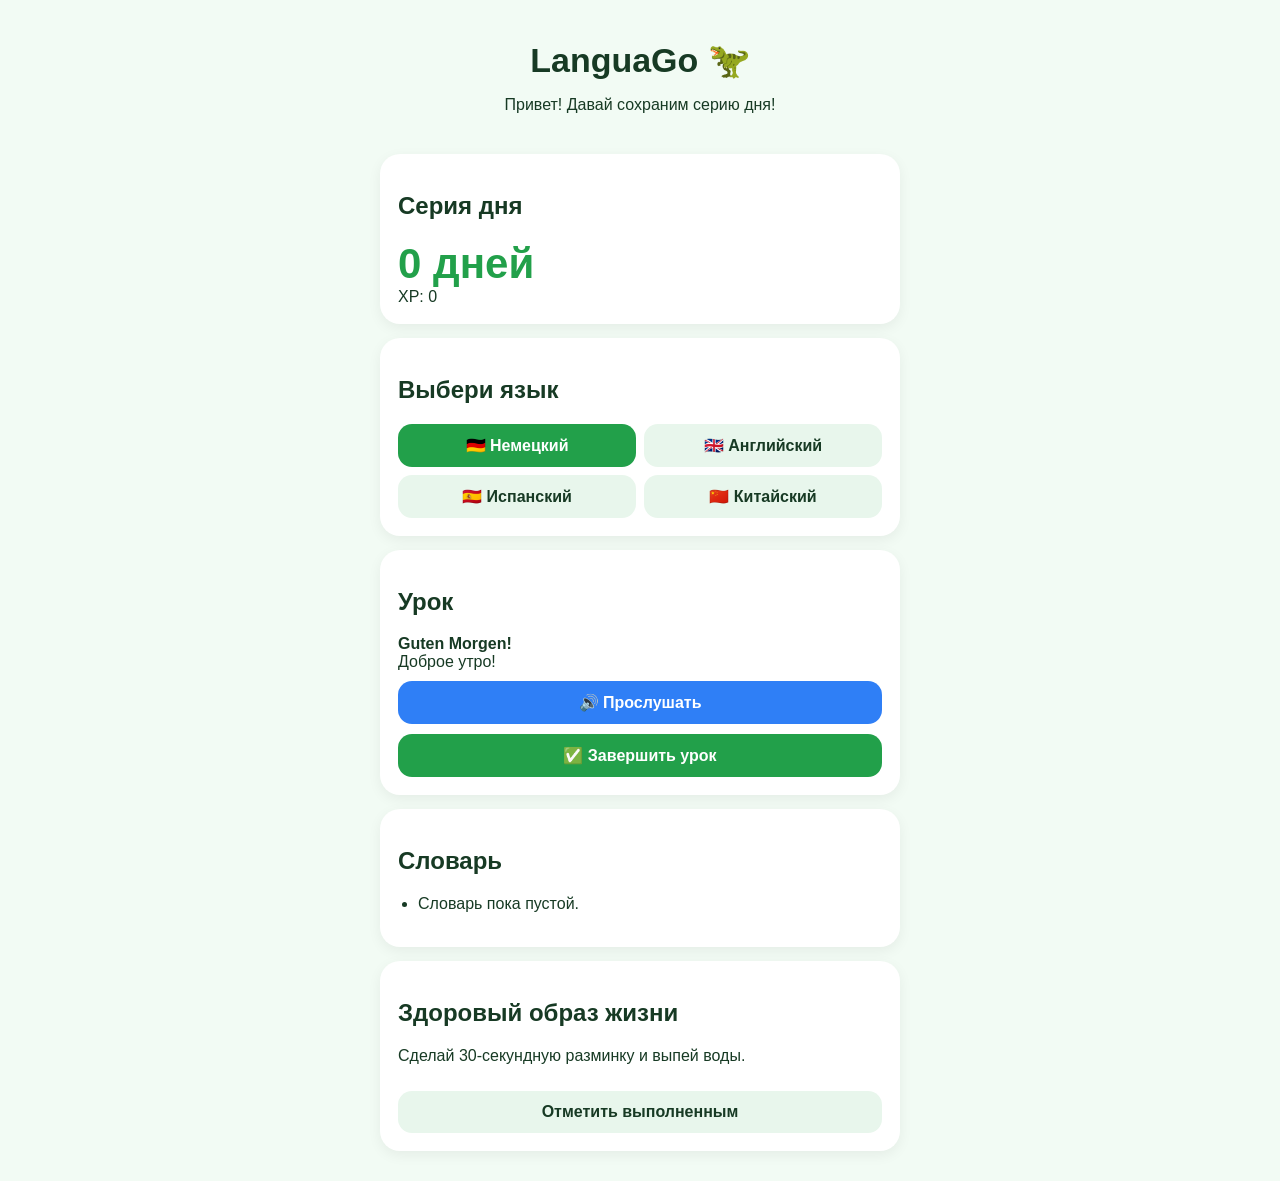
<file: index.html>
<!doctype html>
<html lang="ru">
<head>
<meta charset="utf-8">
<meta name="viewport" content="width=device-width, initial-scale=1">
<title>LanguaGo</title>
<link rel="stylesheet" href="styles.css">
</head>
<body>
<main>
  <header>
    <h1>LanguaGo 🦖</h1>
    <p id="dino">Привет! Давай сохраним серию дня!</p>
  </header>
  <section class="card">
    <h2>Серия дня</h2>
    <div id="streak">0 дней</div>
    <div id="xp">XP: 0</div>
  </section>
  <section class="card">
    <h2>Выбери язык</h2>
    <div id="languages"></div>
  </section>
  <section class="card">
    <h2>Урок</h2>
    <div id="lesson"></div>
    <button id="speak">🔊 Прослушать</button>
    <button id="complete">✅ Завершить урок</button>
  </section>
  <section class="card">
    <h2>Словарь</h2>
    <ul id="dictionary"></ul>
  </section>
  <section class="card">
    <h2>Здоровый образ жизни</h2>
    <p>Сделай 30-секундную разминку и выпей воды.</p>
    <button id="health">Отметить выполненным</button>
  </section>
</main>
<script src="app.js"></script>
</body>
</html>
</file>
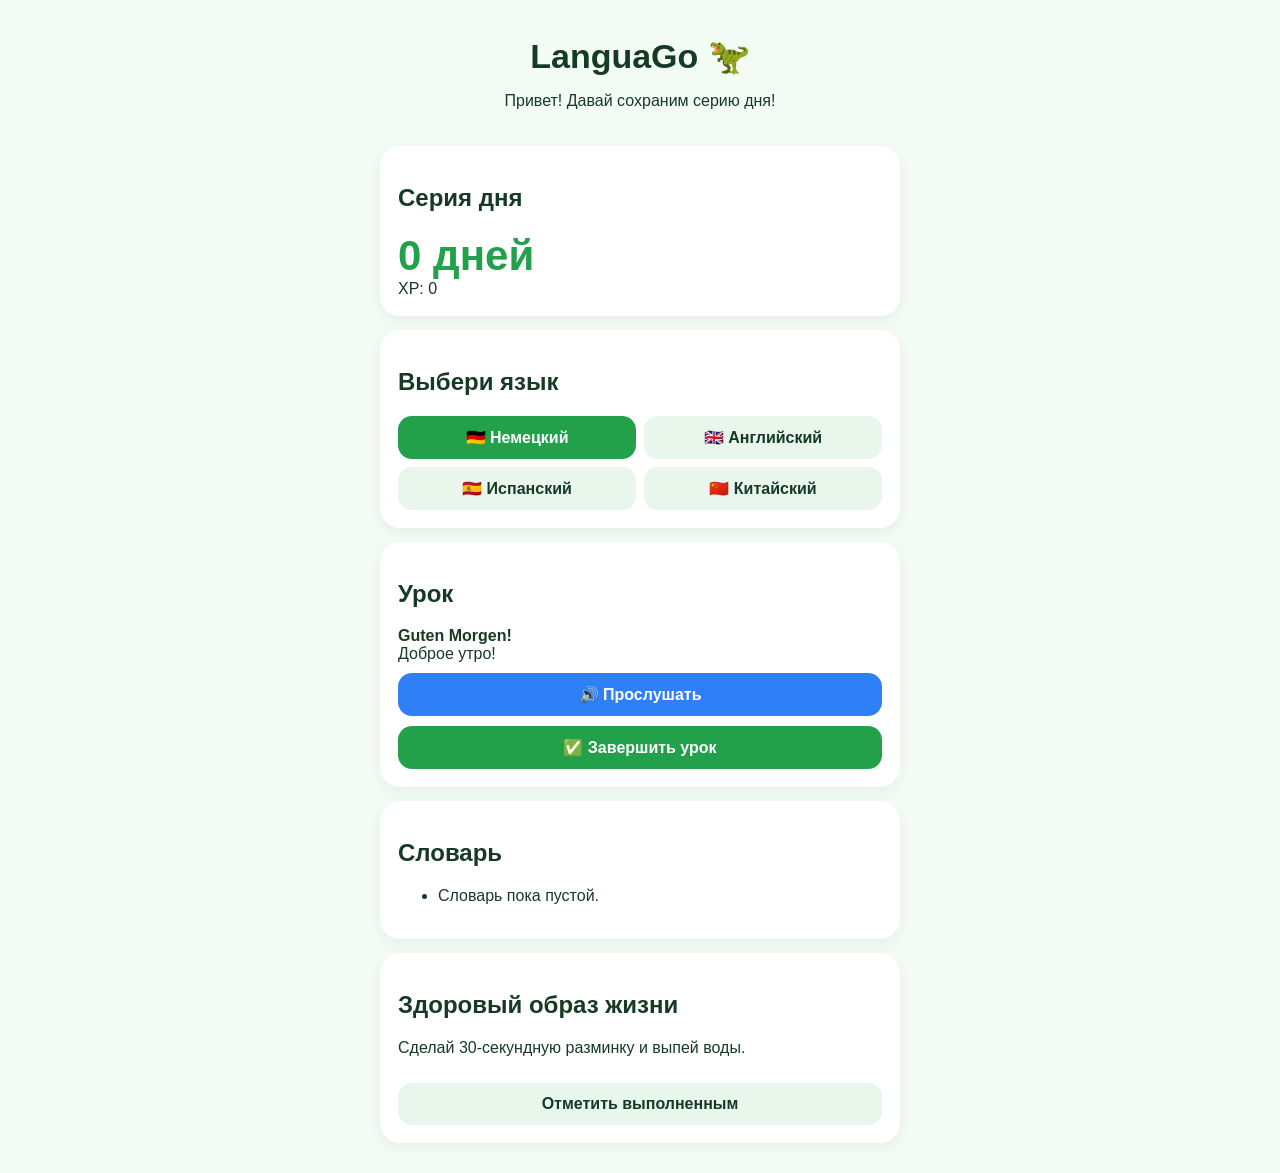
<file: languago.html>
<!doctype html>
<html lang="ru">
<head>
<meta charset="utf-8">
<meta name="viewport" content="width=device-width,initial-scale=1">
<title>LanguaGo</title>
<style>
body{margin:0;font-family:-apple-system,BlinkMacSystemFont,sans-serif;background:#f2fbf4;color:#173a24}
main{max-width:520px;margin:auto;padding:16px}
header{text-align:center;padding:20px 0}
h1{margin:0;font-size:34px}
.card{background:#fff;border-radius:20px;padding:18px;margin-bottom:14px;box-shadow:0 4px 14px rgba(0,0,0,.06)}
#streak{font-size:42px;font-weight:800;color:#22a04a}
#languages{display:grid;grid-template-columns:1fr 1fr;gap:8px}
button{border:0;border-radius:14px;padding:12px;font-size:16px;font-weight:600;cursor:pointer;background:#e8f6ec;color:#173a24;width:100%}
button.active{background:#22a04a;color:#fff}
#speak{background:#2f7ff6;color:#fff;margin-top:10px}
#complete{background:#22a04a;color:#fff;margin-top:10px}
#health{margin-top:10px}
</style>
</head>
<body>
<main>
<header><h1>LanguaGo 🦖</h1><p id="dino">Привет! Давай сохраним серию дня!</p></header>
<section class="card"><h2>Серия дня</h2><div id="streak">0 дней</div><div id="xp">XP: 0</div></section>
<section class="card"><h2>Выбери язык</h2><div id="languages"></div></section>
<section class="card"><h2>Урок</h2><div id="lesson"></div><button id="speak">🔊 Прослушать</button><button id="complete">✅ Завершить урок</button></section>
<section class="card"><h2>Словарь</h2><ul id="dictionary"></ul></section>
<section class="card"><h2>Здоровый образ жизни</h2><p>Сделай 30-секундную разминку и выпей воды.</p><button id="health">Отметить выполненным</button></section>
</main>
<script>
const languages={de:{name:"Немецкий",flag:"🇩🇪",voice:"de-DE",lessons:[{phrase:"Guten Morgen!",translation:"Доброе утро!"},{phrase:"Ich heiße Anna.",translation:"Меня зовут Анна."}]},en:{name:"Английский",flag:"🇬🇧",voice:"en-US",lessons:[{phrase:"Good morning!",translation:"Доброе утро!"},{phrase:"My name is Anna.",translation:"Меня зовут Анна."}]},es:{name:"Испанский",flag:"🇪🇸",voice:"es-ES",lessons:[{phrase:"¡Buenos días!",translation:"Доброе утро!"},{phrase:"Me llamo Anna.",translation:"Меня зовут Анна."}]},zh:{name:"Китайский",flag:"🇨🇳",voice:"zh-CN",lessons:[{phrase:"早上好！",translation:"Доброе утро!"},{phrase:"我叫安娜。",translation:"Меня зовут Анна."}]}};
let state=JSON.parse(localStorage.getItem("languago")||'{"streak":0,"xp":0,"words":[],"health":0,"lang":"de"}');
let current=null;
function save(){localStorage.setItem("languago",JSON.stringify(state));render()}
function render(){
document.getElementById("streak").textContent=state.streak+" дней";
document.getElementById("xp").textContent="XP: "+state.xp;
const langs=document.getElementById("languages");langs.innerHTML="";
for(const[code,lang]of Object.entries(languages)){const b=document.createElement("button");b.textContent=lang.flag+" "+lang.name;b.onclick=()=>{state.lang=code;save()};if(state.lang===code)b.classList.add("active");langs.appendChild(b)}
current=languages[state.lang].lessons[0];
document.getElementById("lesson").innerHTML="<strong>"+current.phrase+"</strong><br>"+current.translation;
const dict=document.getElementById("dictionary");dict.innerHTML=state.words.length?"":"<li>Словарь пока пустой.</li>";
state.words.forEach(w=>{const li=document.createElement("li");li.textContent=w.phrase+" — "+w.translation;dict.appendChild(li)})}
document.getElementById("speak").onclick=()=>{const u=new SpeechSynthesisUtterance(current.phrase);u.lang=languages[state.lang].voice;speechSynthesis.speak(u)};
document.getElementById("complete").onclick=()=>{state.streak+=1;state.xp+=20;if(!state.words.some(w=>w.phrase===current.phrase))state.words.push(current);document.getElementById("dino").textContent="Супер! Серия сохранена! 🦖";save()};
document.getElementById("health").onclick=()=>{state.health+=1;state.xp+=5;document.getElementById("health").textContent="Готово! Молодец!";save()};
render();
</script>
</body>
</html>
</file>
<file: styles.css>
body{margin:0;font-family:-apple-system,BlinkMacSystemFont,sans-serif;background:#f2fbf4;color:#173a24}
main{max-width:520px;margin:auto;padding:16px}
header{text-align:center;padding:24px 0}
h1{margin:0;font-size:34px}
.card{background:#fff;border-radius:20px;padding:18px;margin-bottom:14px;box-shadow:0 4px 14px rgba(0,0,0,.06)}
#streak{font-size:42px;font-weight:800;color:#22a04a}
#languages{display:grid;grid-template-columns:1fr 1fr;gap:8px}
button{border:0;border-radius:14px;padding:12px;font-size:16px;font-weight:600;cursor:pointer;background:#e8f6ec;color:#173a24}
button.active{background:#22a04a;color:#fff}
#speak,#complete,#health{width:100%;margin-top:10px}
#speak{background:#2f7ff6;color:#fff}
#complete{background:#22a04a;color:#fff}
#dictionary{padding-left:20px}
</file>
